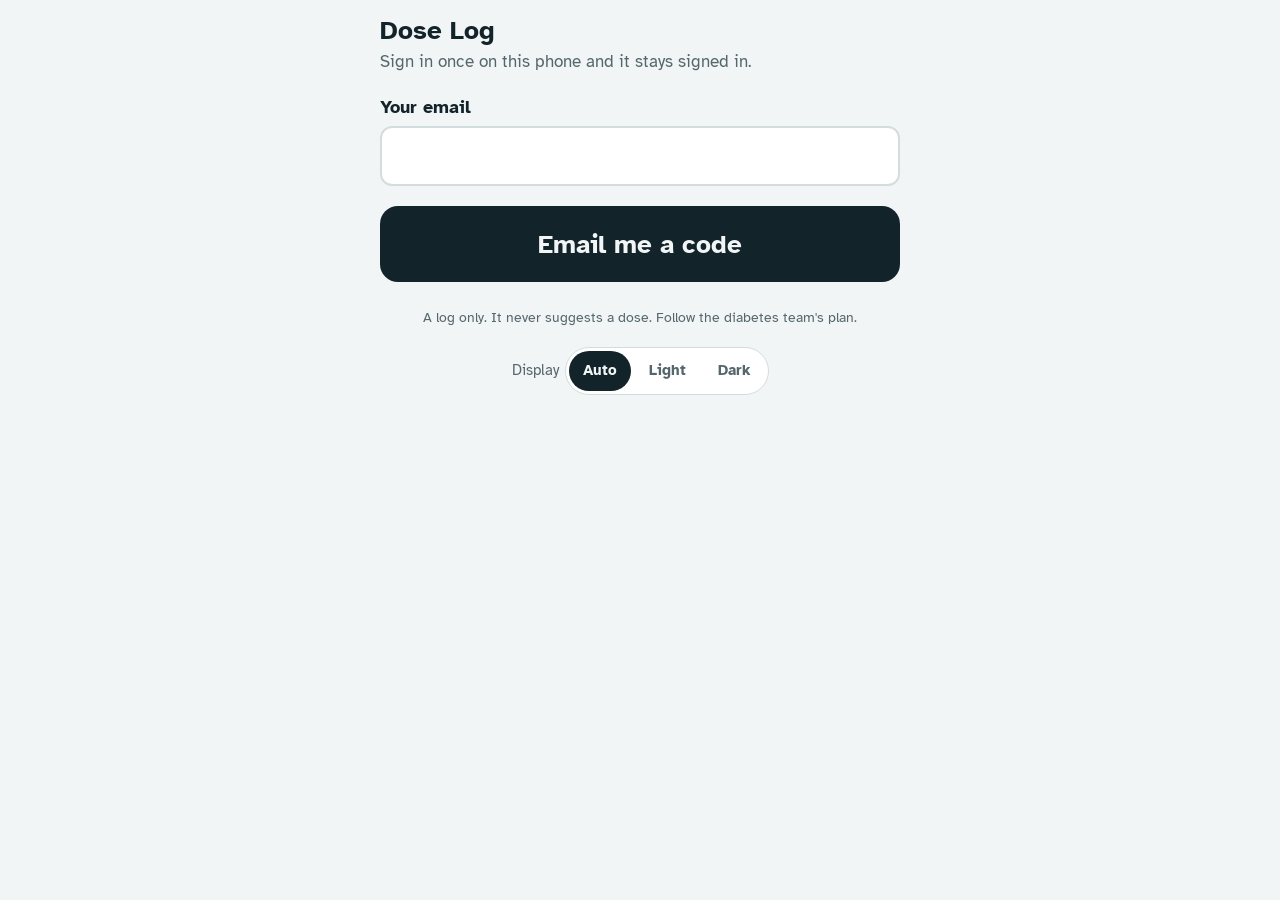
<file: index.html>
<!doctype html>
<html lang="en-GB">
<head>
<meta charset="utf-8">
<meta name="viewport" content="width=device-width, initial-scale=1, viewport-fit=cover">
<title>Dose Log</title>
<meta name="description" content="Log insulin, meals and snacks, and share them with your family.">
<meta name="theme-color" content="#0E7471">
<meta name="robots" content="noindex, nofollow">
<link rel="manifest" href="manifest.webmanifest">
<link rel="icon" type="image/png" href="icons/icon-192.png">
<link rel="apple-touch-icon" href="icons/apple-touch-icon.png">
<meta name="apple-mobile-web-app-capable" content="yes">
<meta name="mobile-web-app-capable" content="yes">
<meta name="apple-mobile-web-app-title" content="Dose Log">
<meta name="apple-mobile-web-app-status-bar-style" content="default">
<link rel="preconnect" href="https://fonts.googleapis.com">
<link rel="preconnect" href="https://fonts.gstatic.com" crossorigin>
<link rel="stylesheet" href="https://fonts.googleapis.com/css2?family=Atkinson+Hyperlegible:wght@400;700&display=swap">
<link rel="stylesheet" href="style.css">
<script>
  // Apply this device's Light/Dark choice before anything is drawn (see js/theme.js).
  try { var t = localStorage.getItem("doselog.theme"); if (t === "light" || t === "dark") document.documentElement.dataset.theme = t; } catch (e) {}
</script>
</head>
<body>
<div class="wrap">
  <nav class="tabs" id="tabs" aria-label="Views" hidden>
    <a href="#home" id="tab-home">Home</a>
    <a href="#log" id="tab-log">Log</a>
    <a href="#calendar" id="tab-calendar">Calendar</a>
    <a href="#journal" id="tab-journal">Journal</a>
    <a href="#settings" id="tab-settings" class="tab-icon" aria-label="Settings" title="Settings"><svg viewBox="0 0 24 24" width="20" height="20" fill="none" stroke="currentColor" stroke-width="2" stroke-linecap="round" stroke-linejoin="round" aria-hidden="true"><circle cx="12" cy="12" r="3"/><path d="M19.4 15a1.7 1.7 0 0 0 .3 1.8l.1.1a2 2 0 1 1-2.8 2.8l-.1-.1a1.7 1.7 0 0 0-1.8-.3 1.7 1.7 0 0 0-1 1.5V21a2 2 0 1 1-4 0v-.1a1.7 1.7 0 0 0-1.1-1.5 1.7 1.7 0 0 0-1.8.3l-.1.1a2 2 0 1 1-2.8-2.8l.1-.1a1.7 1.7 0 0 0 .3-1.8 1.7 1.7 0 0 0-1.5-1H3a2 2 0 1 1 0-4h.1a1.7 1.7 0 0 0 1.5-1.1 1.7 1.7 0 0 0-.3-1.8l-.1-.1a2 2 0 1 1 2.8-2.8l.1.1a1.7 1.7 0 0 0 1.8.3H9a1.7 1.7 0 0 0 1-1.5V3a2 2 0 1 1 4 0v.1a1.7 1.7 0 0 0 1 1.5 1.7 1.7 0 0 0 1.8-.3l.1-.1a2 2 0 1 1 2.8 2.8l-.1.1a1.7 1.7 0 0 0-.3 1.8V9a1.7 1.7 0 0 0 1.5 1H21a2 2 0 1 1 0 4h-.1a1.7 1.7 0 0 0-1.5 1z"/></svg></a>
  </nav>
  <div id="banner" class="banner" role="status" hidden></div>
  <main id="view"><p class="hint">Loading…</p></main>
  <p class="note">A log only. It never suggests a dose. Follow the diabetes team's plan.</p>
  <div class="appearance" role="group" aria-label="Display">
    <span>Display</span>
    <div class="seg">
      <button type="button" data-theme-set="auto">Auto</button>
      <button type="button" data-theme-set="light">Light</button>
      <button type="button" data-theme-set="dark">Dark</button>
    </div>
  </div>
</div>
<!-- @supabase/supabase-js 2.45.4, copied from the npm package (dist/umd) so no outside server can change it. -->
<script src="js/vendor/supabase.js"></script>
<script src="config.js"></script>
<script type="module" src="js/main.js"></script>
</body>
</html>
</file>
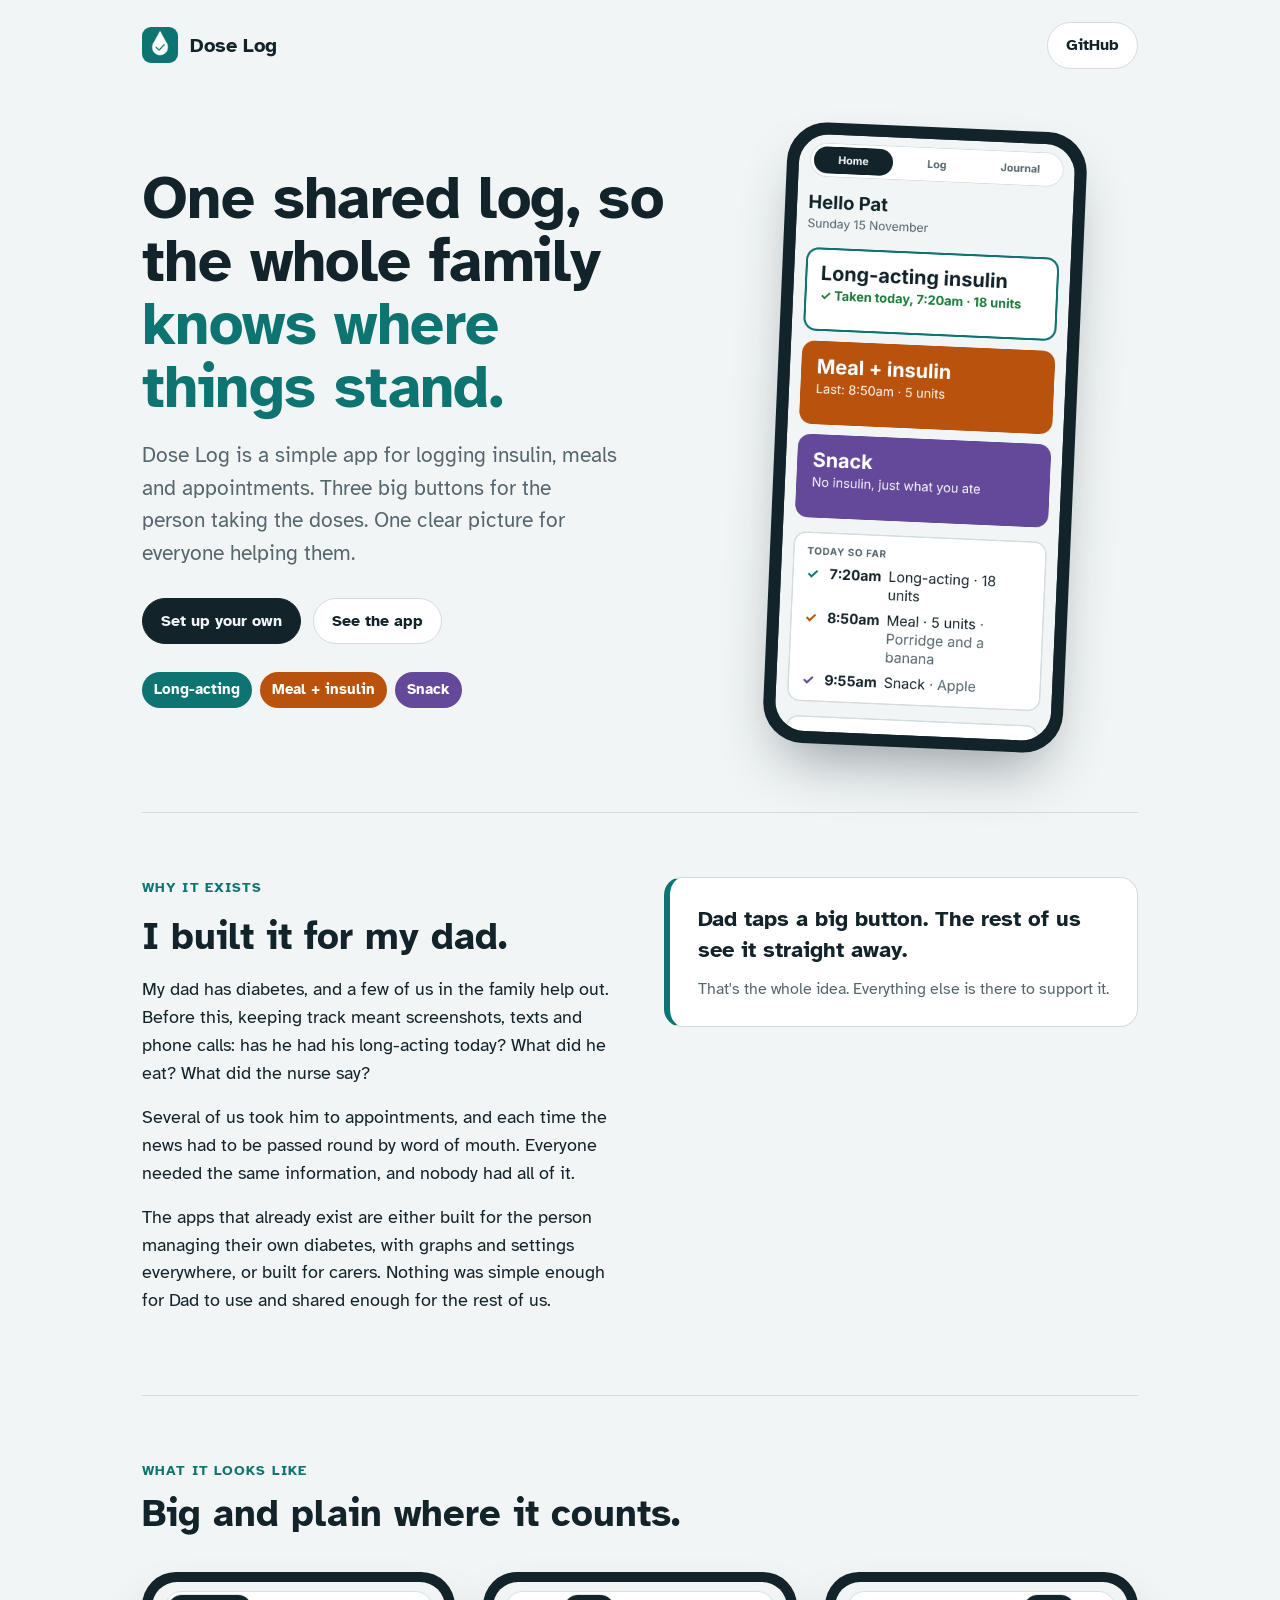
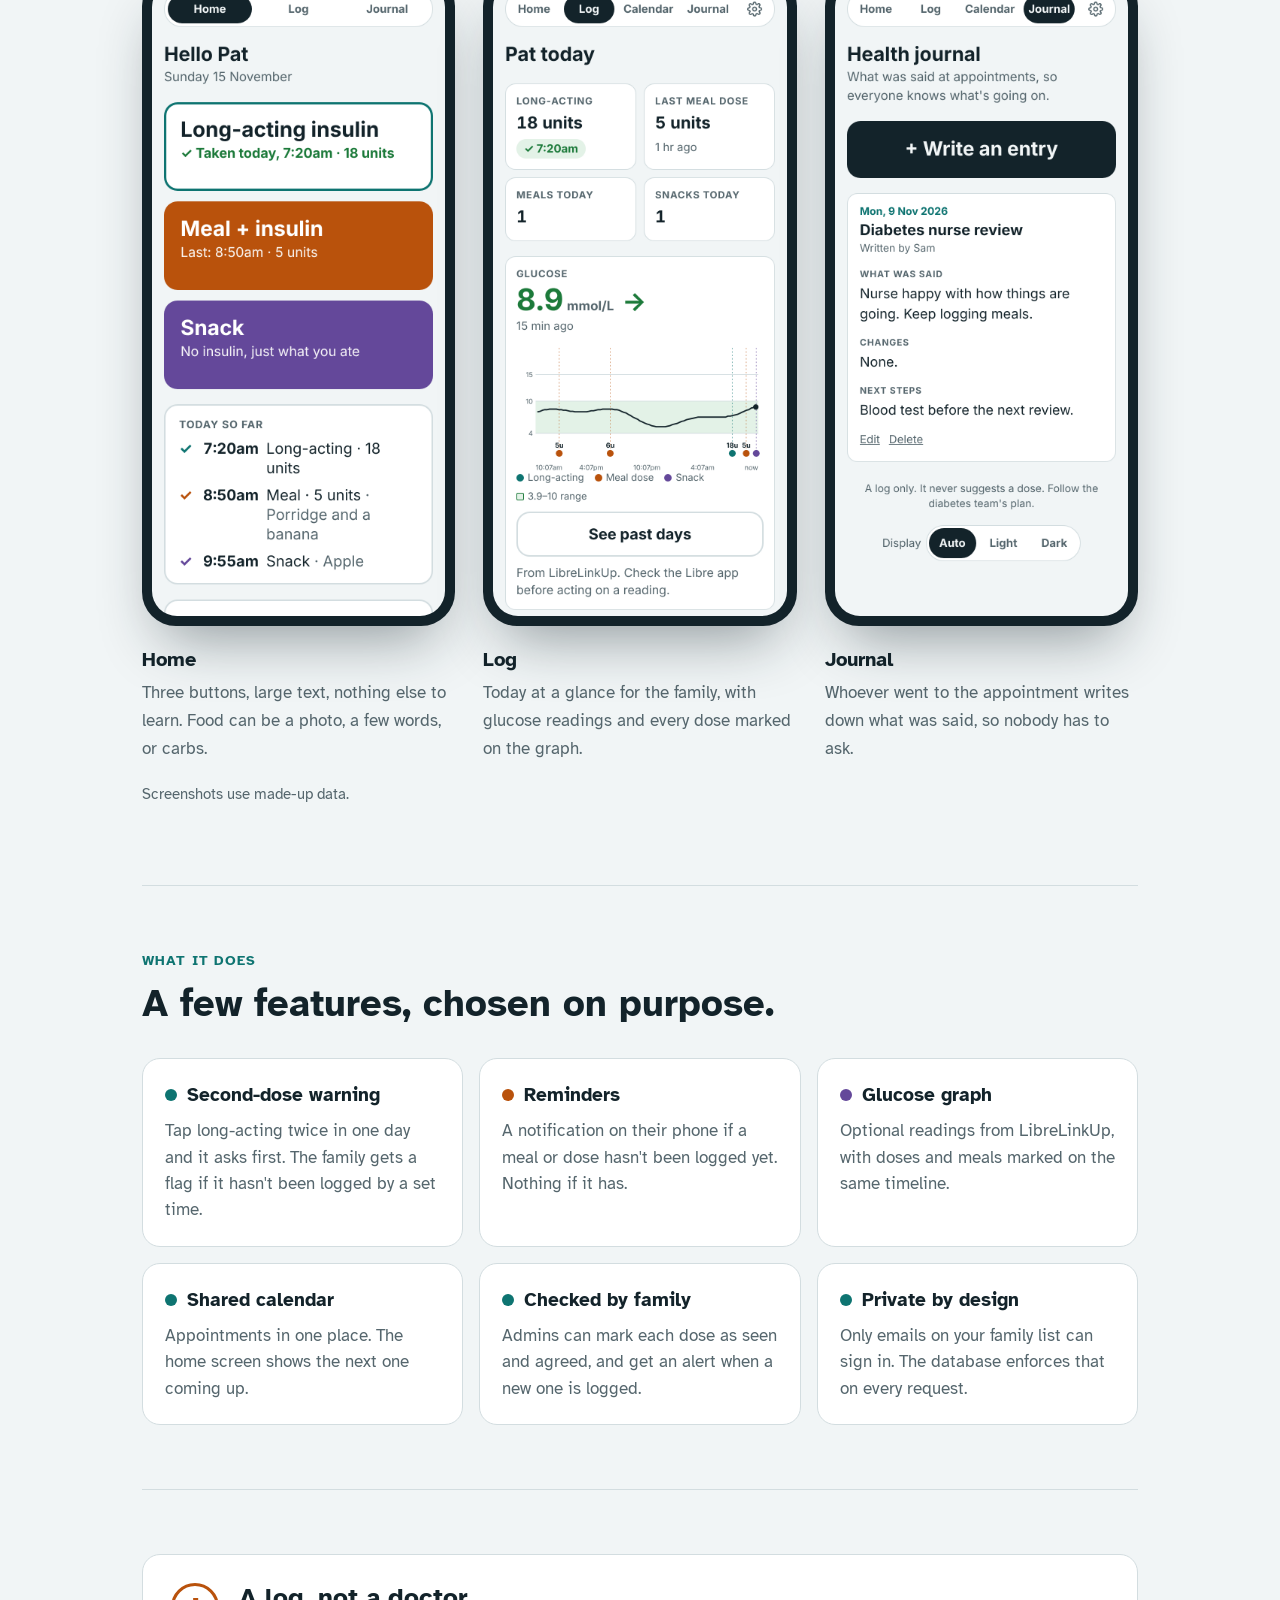
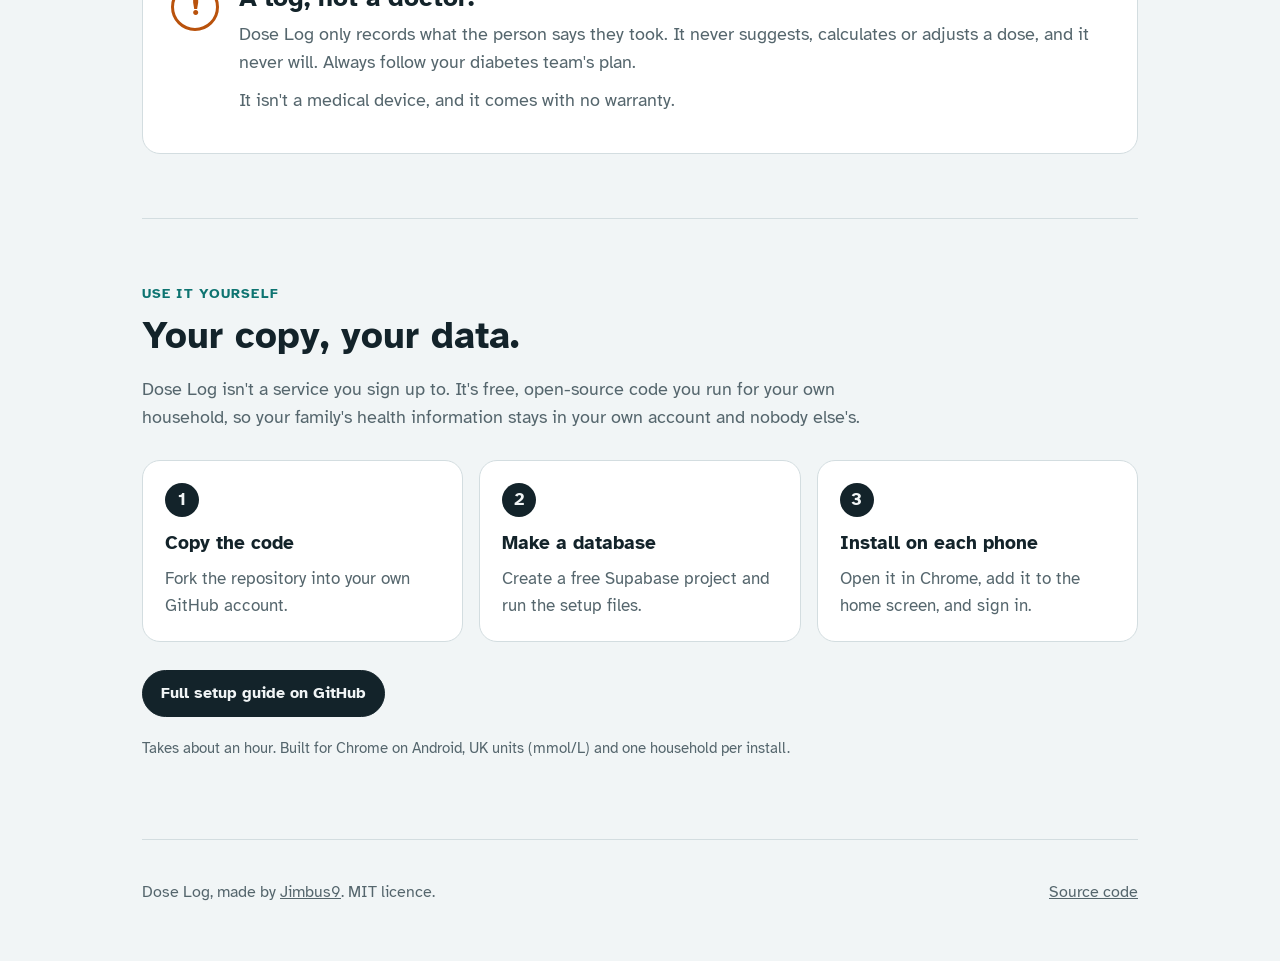
<file: about/index.html>
<!doctype html>
<html lang="en-GB">
<head>
<meta charset="utf-8">
<meta name="viewport" content="width=device-width, initial-scale=1">
<title>Dose Log: a shared insulin log for families</title>
<meta name="description" content="Dose Log is a simple, self-hosted app for logging insulin, meals and appointments, so a family helping someone with diabetes all sees the same picture.">
<meta property="og:title" content="Dose Log">
<meta property="og:description" content="A shared insulin log for families helping someone with diabetes. Three big buttons for them, one clear picture for everyone else.">
<meta property="og:image" content="../docs/screenshots/home.png">
<meta name="theme-color" content="#0E7471">
<link rel="icon" type="image/png" href="../icons/icon-192.png">
<link rel="preconnect" href="https://fonts.googleapis.com">
<link rel="preconnect" href="https://fonts.gstatic.com" crossorigin>
<link rel="stylesheet" href="https://fonts.googleapis.com/css2?family=Atkinson+Hyperlegible:wght@400;700&display=swap">
<style>
:root{
  --bg:#F1F5F6; --surface:#FFFFFF; --ink:#13232A; --muted:#55666D; --line:#D3DDE0;
  --long:#0E7471; --meal:#B9520C; --snack:#64489A; --ok:#1C7A3A;
  --font:"Atkinson Hyperlegible", Verdana, "Segoe UI", system-ui, sans-serif;
  --r:18px;
}
@media (prefers-color-scheme: dark){:root{
  --bg:#0D1518; --surface:#162228; --ink:#E7EFF1; --muted:#9BAEB5; --line:#2A3B42;
  --long:#4CC0BB; --meal:#F0995A; --snack:#B49CE2; --ok:#62C784; color-scheme:dark}}
*{box-sizing:border-box}
body{margin:0;background:var(--bg);color:var(--ink);font-family:var(--font);font-size:18px;line-height:1.55}
a{color:inherit}
.wrap{max-width:1040px;margin:0 auto;padding:0 22px}
header.top{display:flex;align-items:center;justify-content:space-between;padding:22px 0}
.brand{display:flex;align-items:center;gap:12px;font-weight:700;font-size:20px;text-decoration:none}
.brand img{width:36px;height:36px;border-radius:9px}
.pill{display:inline-block;padding:10px 18px;border-radius:999px;border:1px solid var(--line);background:var(--surface);
  text-decoration:none;font-weight:700;font-size:16px}
.pill.dark{background:var(--ink);color:var(--bg);border-color:var(--ink)}

.hero{display:grid;grid-template-columns:1.1fr .9fr;gap:48px;align-items:center;padding:36px 0 64px}
.hero h1{font-size:clamp(38px,5.4vw,60px);line-height:1.05;margin:0 0 20px;letter-spacing:-.01em;text-wrap:balance}
.hero h1 em{font-style:normal;color:var(--long)}
.lede{font-size:21px;color:var(--muted);margin:0 0 28px;max-width:34ch}
.ctas{display:flex;gap:12px;flex-wrap:wrap}
.chips{display:flex;gap:8px;margin-top:28px;flex-wrap:wrap}
.chip{font-size:15px;font-weight:700;padding:6px 12px;border-radius:999px;color:#fff}
.chip.l{background:var(--long)} .chip.m{background:var(--meal)} .chip.s{background:var(--snack)}
@media (prefers-color-scheme: dark){.chip{color:#0D1518}}

.phone{position:relative;justify-self:center;width:min(300px,78vw);border-radius:40px;padding:12px;background:var(--ink);
  box-shadow:0 30px 60px -20px rgba(19,35,42,.45)}
.phone img{display:block;width:100%;border-radius:30px}
.phone.tilt{transform:rotate(2.5deg)}

section{padding:64px 0;border-top:1px solid var(--line)}
.kicker{font-size:14px;font-weight:700;letter-spacing:.08em;text-transform:uppercase;color:var(--long);margin:0 0 10px}
h2{font-size:clamp(28px,3.6vw,38px);line-height:1.15;margin:0 0 18px;text-wrap:balance}
.story{display:grid;grid-template-columns:1fr 1fr;gap:48px}
.story p{margin:0 0 16px}
.quote{background:var(--surface);border:1px solid var(--line);border-left:6px solid var(--long);border-radius:var(--r);padding:26px 28px;
  font-size:22px;line-height:1.4;font-weight:700;align-self:start}
.quote small{display:block;margin-top:12px;font-size:16px;font-weight:400;color:var(--muted)}

.screens{display:grid;grid-template-columns:repeat(3,1fr);gap:28px;margin-top:36px}
.screens figure{margin:0}
.screens .phone{width:100%;border-radius:34px;padding:10px}
.screens .phone img{border-radius:25px}
.screens figcaption{margin-top:18px}
.screens figcaption b{display:block;font-size:20px;margin-bottom:4px}
.screens figcaption span{color:var(--muted);font-size:17px}
.note{color:var(--muted);font-size:15px;margin-top:20px}

.features{display:grid;grid-template-columns:repeat(3,1fr);gap:16px;margin-top:32px}
.card{background:var(--surface);border:1px solid var(--line);border-radius:var(--r);padding:22px}
.card h3{margin:0 0 8px;font-size:19px;display:flex;align-items:center;gap:10px}
.card h3 i{width:12px;height:12px;border-radius:50%;background:var(--c,var(--long));flex:none}
.card p{margin:0;color:var(--muted);font-size:17px}

.not{background:var(--surface);border:1px solid var(--line);border-radius:var(--r);padding:28px;display:grid;grid-template-columns:auto 1fr;gap:20px;align-items:start}
.not .mark{width:48px;height:48px;border-radius:50%;border:3px solid var(--meal);color:var(--meal);display:grid;place-items:center;font-weight:700;font-size:26px}
.not h2{font-size:26px;margin-bottom:8px}
.not p{margin:0 0 10px;color:var(--muted)}

.how{display:grid;grid-template-columns:repeat(3,1fr);gap:16px;margin-top:28px;counter-reset:n}
.how .card{counter-increment:n}
.how .card::before{content:counter(n);display:inline-grid;place-items:center;width:34px;height:34px;border-radius:50%;
  background:var(--ink);color:var(--bg);font-weight:700;margin-bottom:12px}

footer{padding:40px 0 56px;border-top:1px solid var(--line);color:var(--muted);font-size:16px;display:flex;justify-content:space-between;gap:16px;flex-wrap:wrap}

@media (max-width:820px){
  .hero,.story{grid-template-columns:1fr;gap:36px}
  .hero{padding-top:12px}
  .screens,.features,.how{grid-template-columns:1fr}
  .screens .phone{width:min(300px,80vw);margin:0 auto}
  .screens figcaption{text-align:center}
}
</style>
</head>
<body>
<div class="wrap">

<header class="top">
  <a class="brand" href="./"><img src="../icons/icon-192.png" alt="">Dose Log</a>
  <a class="pill" href="https://github.com/Jimbus9/dose-log">GitHub</a>
</header>

<div class="hero">
  <div>
    <h1>One shared log, so the whole family <em>knows where things stand.</em></h1>
    <p class="lede">Dose Log is a simple app for logging insulin, meals and appointments. Three big buttons for the person taking the doses. One clear picture for everyone helping them.</p>
    <div class="ctas">
      <a class="pill dark" href="https://github.com/Jimbus9/dose-log#set-up-your-own">Set up your own</a>
      <a class="pill" href="#screens">See the app</a>
    </div>
    <div class="chips"><span class="chip l">Long-acting</span><span class="chip m">Meal + insulin</span><span class="chip s">Snack</span></div>
  </div>
  <div class="phone tilt"><img src="../docs/screenshots/home.png" alt="Home screen: big buttons for long-acting insulin, meal plus insulin, and snack, with today's entries below"></div>
</div>

<section>
  <div class="story">
    <div>
      <p class="kicker">Why it exists</p>
      <h2>I built it for my dad.</h2>
      <p>My dad has diabetes, and a few of us in the family help out. Before this, keeping track meant screenshots, texts and phone calls: has he had his long-acting today? What did he eat? What did the nurse say?</p>
      <p>Several of us took him to appointments, and each time the news had to be passed round by word of mouth. Everyone needed the same information, and nobody had all of it.</p>
      <p>The apps that already exist are either built for the person managing their own diabetes, with graphs and settings everywhere, or built for carers. Nothing was simple enough for Dad to use and shared enough for the rest of us.</p>
    </div>
    <div class="quote">
      Dad taps a big button. The rest of us see it straight away.
      <small>That's the whole idea. Everything else is there to support it.</small>
    </div>
  </div>
</section>

<section id="screens">
  <p class="kicker">What it looks like</p>
  <h2>Big and plain where it counts.</h2>
  <div class="screens">
    <figure>
      <div class="phone"><img src="../docs/screenshots/home.png" alt="Home screen with three large buttons"></div>
      <figcaption><b>Home</b><span>Three buttons, large text, nothing else to learn. Food can be a photo, a few words, or carbs.</span></figcaption>
    </figure>
    <figure>
      <div class="phone"><img src="../docs/screenshots/log.png" alt="Log screen with today's doses and a glucose graph"></div>
      <figcaption><b>Log</b><span>Today at a glance for the family, with glucose readings and every dose marked on the graph.</span></figcaption>
    </figure>
    <figure>
      <div class="phone"><img src="../docs/screenshots/journal.png" alt="Journal screen with an appointment write-up"></div>
      <figcaption><b>Journal</b><span>Whoever went to the appointment writes down what was said, so nobody has to ask.</span></figcaption>
    </figure>
  </div>
  <p class="note">Screenshots use made-up data.</p>
</section>

<section>
  <p class="kicker">What it does</p>
  <h2>A few features, chosen on purpose.</h2>
  <div class="features">
    <div class="card" style="--c:var(--long)"><h3><i></i>Second-dose warning</h3><p>Tap long-acting twice in one day and it asks first. The family gets a flag if it hasn't been logged by a set time.</p></div>
    <div class="card" style="--c:var(--meal)"><h3><i></i>Reminders</h3><p>A notification on their phone if a meal or dose hasn't been logged yet. Nothing if it has.</p></div>
    <div class="card" style="--c:var(--snack)"><h3><i></i>Glucose graph</h3><p>Optional readings from LibreLinkUp, with doses and meals marked on the same timeline.</p></div>
    <div class="card"><h3><i></i>Shared calendar</h3><p>Appointments in one place. The home screen shows the next one coming up.</p></div>
    <div class="card"><h3><i></i>Checked by family</h3><p>Admins can mark each dose as seen and agreed, and get an alert when a new one is logged.</p></div>
    <div class="card"><h3><i></i>Private by design</h3><p>Only emails on your family list can sign in. The database enforces that on every request.</p></div>
  </div>
</section>

<section>
  <div class="not">
    <div class="mark" aria-hidden="true">!</div>
    <div>
      <h2>A log, not a doctor.</h2>
      <p>Dose Log only records what the person says they took. It never suggests, calculates or adjusts a dose, and it never will. Always follow your diabetes team's plan.</p>
      <p>It isn't a medical device, and it comes with no warranty.</p>
    </div>
  </div>
</section>

<section>
  <p class="kicker">Use it yourself</p>
  <h2>Your copy, your data.</h2>
  <p style="color:var(--muted);max-width:60ch;margin:0">Dose Log isn't a service you sign up to. It's free, open-source code you run for your own household, so your family's health information stays in your own account and nobody else's.</p>
  <div class="how">
    <div class="card"><h3>Copy the code</h3><p>Fork the repository into your own GitHub account.</p></div>
    <div class="card"><h3>Make a database</h3><p>Create a free Supabase project and run the setup files.</p></div>
    <div class="card"><h3>Install on each phone</h3><p>Open it in Chrome, add it to the home screen, and sign in.</p></div>
  </div>
  <p style="margin-top:28px"><a class="pill dark" href="https://github.com/Jimbus9/dose-log#set-up-your-own">Full setup guide on GitHub</a></p>
  <p class="note">Takes about an hour. Built for Chrome on Android, UK units (mmol/L) and one household per install.</p>
</section>

<footer>
  <span>Dose Log, made by <a href="https://github.com/Jimbus9">Jimbus9</a>. MIT licence.</span>
  <span><a href="https://github.com/Jimbus9/dose-log">Source code</a></span>
</footer>

</div>
</body>
</html>
</file>
<file: style.css>
/* Dose Log. One narrow phone-first column.
   Home view: three giant buttons. Family view: status, then timeline. */
:root{
  --bg:#F1F5F6; --surface:#FFFFFF; --ink:#13232A; --muted:#55666D; --line:#D3DDE0;
  --long:#0E7471; --meal:#B9520C; --snack:#64489A; --on:#FFFFFF;
  --ok:#1C7A3A; --ok-soft:#E3F2E7; --warn:#B3261E; --warn-soft:#FBE6E4;
  --font:"Atkinson Hyperlegible", Verdana, "Segoe UI", system-ui, sans-serif;
  --r:18px;
  color-scheme:light;
}
/* Dark follows the phone unless this device picked Light or Dark (see js/theme.js). */
@media (prefers-color-scheme: dark){:root:not([data-theme="light"]){
  --bg:#0D1518; --surface:#162228; --ink:#E7EFF1; --muted:#9BAEB5; --line:#2A3B42;
  --long:#4CC0BB; --meal:#F0995A; --snack:#B49CE2; --on:#0D1518;
  --ok:#62C784; --ok-soft:#173226; --warn:#F2867E; --warn-soft:#3A1E1C; color-scheme:dark}}
:root[data-theme="dark"]{
  --bg:#0D1518; --surface:#162228; --ink:#E7EFF1; --muted:#9BAEB5; --line:#2A3B42;
  --long:#4CC0BB; --meal:#F0995A; --snack:#B49CE2; --on:#0D1518;
  --ok:#62C784; --ok-soft:#173226; --warn:#F2867E; --warn-soft:#3A1E1C; color-scheme:dark}

*{box-sizing:border-box}
html{-webkit-text-size-adjust:100%}
body{margin:0;background:var(--bg);color:var(--ink);font-family:var(--font);font-size:18px;line-height:1.45;
  padding-top:max(12px,env(safe-area-inset-top,0px));padding-bottom:max(40px,env(safe-area-inset-bottom,0px));
  padding-left:max(16px,env(safe-area-inset-left,0px));padding-right:max(16px,env(safe-area-inset-right,0px))}
[hidden]{display:none!important}
img{max-width:100%}
.wrap{max-width:520px;margin:0 auto;display:flex;flex-direction:column;gap:18px}
button,input,select{font:inherit;color:inherit}
button{cursor:pointer;-webkit-tap-highlight-color:transparent}
button:disabled{opacity:.6;cursor:default}
:focus-visible{outline:3px solid var(--ink);outline-offset:3px}

.tabs{display:flex;gap:6px;background:var(--surface);border:1px solid var(--line);border-radius:999px;padding:4px}
.tabs a{flex:1;text-align:center;padding:8px 6px;border-radius:999px;color:var(--muted);text-decoration:none;font-size:16px;font-weight:700}
.tabs a[aria-current="page"]{background:var(--ink);color:var(--bg)}

h1{font-size:26px;margin:0;text-wrap:balance}
h2{text-wrap:balance}
.date{color:var(--muted);font-size:17px;margin:0}
.screen{display:flex;flex-direction:column;gap:20px}
.stack{display:flex;flex-direction:column;gap:14px}

.big{display:flex;flex-direction:column;align-items:flex-start;gap:4px;width:100%;min-height:118px;padding:20px 22px;border:0;border-radius:var(--r);
  background:var(--c);color:var(--on);text-align:left}
.big strong{font-size:28px;line-height:1.15}
.big span{font-size:18px;opacity:.95}
.big.done{background:var(--surface);color:var(--ink);box-shadow:inset 0 0 0 3px var(--c)}
.big.done span{color:var(--ok);font-weight:700;opacity:1}
.big:active{transform:scale(.985)}

.back{align-self:flex-start;background:none;border:0;color:var(--muted);font-size:18px;padding:6px 0;text-decoration:underline}
.q{font-size:28px;font-weight:700;margin:0;text-wrap:balance}
.stepper{display:grid;grid-template-columns:96px 1fr 96px;align-items:center;gap:10px}
.stepper button{height:96px;border-radius:var(--r);border:2px solid var(--line);background:var(--surface);font-size:44px;font-weight:700}
.units{text-align:center;font-variant-numeric:tabular-nums}
.units b{display:block;font-size:76px;line-height:1}
.units small{font-size:18px;color:var(--muted)}
.primary{width:100%;min-height:76px;border:0;border-radius:var(--r);background:var(--c,var(--ink));color:var(--on);font-size:26px;font-weight:700}
.primary.dark{--c:var(--ink);color:var(--bg)}
.secondary{width:100%;min-height:60px;border-radius:var(--r);border:2px solid var(--line);background:var(--surface);font-size:20px;font-weight:700}

.field{display:flex;flex-direction:column;gap:6px}
.field label{font-weight:700}
.input{min-height:60px;padding:10px 14px;border-radius:12px;border:2px solid var(--line);background:var(--surface);font-size:22px;width:100%}
.input.code{font-size:34px;letter-spacing:.25em;text-align:center;font-variant-numeric:tabular-nums}
.photo-btn{display:flex;align-items:center;justify-content:center;gap:10px;min-height:96px;border:2px dashed var(--line);border-radius:var(--r);background:var(--surface);font-size:22px;font-weight:700;cursor:pointer}
.photo-prev{width:100%;max-height:260px;object-fit:cover;border-radius:var(--r)}
.hint{color:var(--muted);font-size:16px;margin:0}
.err{color:var(--warn);font-weight:700;margin:0}

.tick{display:flex;flex-direction:column;align-items:center;gap:14px;text-align:center;padding-top:20px}
.tick .circle{width:140px;height:140px;border-radius:50%;background:var(--ok);display:grid;place-items:center}
.tick .circle svg{width:80px;height:80px}
.tick h2{font-size:32px;margin:0}
.tick p{margin:0;font-size:20px}

.alert{background:var(--warn-soft);border:2px solid var(--warn);border-radius:var(--r);padding:18px;display:flex;flex-direction:column;gap:12px}
.alert h2{margin:0;color:var(--warn);font-size:26px}
.alert p{margin:0}

.status{display:grid;grid-template-columns:1fr 1fr;gap:10px}
.stat{background:var(--surface);border:1px solid var(--line);border-radius:14px;padding:14px;display:flex;flex-direction:column;gap:4px;min-width:0}
.stat .lab{font-size:13px;text-transform:uppercase;letter-spacing:.06em;color:var(--muted);font-weight:700}
.stat .val{font-size:22px;font-weight:700;font-variant-numeric:tabular-nums}
.stat .sub{font-size:15px;color:var(--muted)}
.pill{display:inline-block;align-self:flex-start;padding:2px 10px;border-radius:999px;font-size:15px;font-weight:700;background:var(--bg);color:var(--muted)}
.pill.ok{background:var(--ok-soft);color:var(--ok)}
.pill.bad{background:var(--warn-soft);color:var(--warn)}
.flag{grid-column:1/-1;background:var(--warn-soft);color:var(--warn);border-radius:14px;padding:12px 14px;font-weight:700}

.day h3{font-size:14px;text-transform:uppercase;letter-spacing:.07em;color:var(--muted);margin:6px 0 8px}
.entries{display:flex;flex-direction:column;background:var(--surface);border:1px solid var(--line);border-radius:14px;overflow:hidden}
.entry{display:grid;grid-template-columns:64px 1fr;gap:12px;padding:12px 14px;border-top:1px solid var(--line);border-left:6px solid var(--c)}
.entry:first-child{border-top:0}
.entry time{font-variant-numeric:tabular-nums;font-weight:700;font-size:16px}
.entry .body{min-width:0;display:flex;flex-direction:column;gap:4px}
.entry .kind{font-weight:700}
.entry .kind em{font-style:normal;color:var(--c)}
.entry .food,.entry .by{color:var(--muted);font-size:16px;overflow-wrap:anywhere}
.entry .by{font-size:14px}
.entry img{width:100%;max-width:240px;border-radius:10px;background:var(--bg);min-height:60px}
.entry .acts{display:flex;flex-wrap:wrap;gap:12px;align-items:center}
.link{background:none;border:0;padding:4px 0;color:var(--muted);font-size:15px;text-decoration:underline}
.link.danger{color:var(--warn)}
.inline-edit{display:flex;gap:8px;align-items:center;flex-wrap:wrap}
.inline-edit input{width:90px;min-height:40px;padding:4px 8px;border-radius:8px;border:2px solid var(--line);background:var(--bg);font-size:17px}
.inline-edit button.save{min-height:40px;padding:0 12px;border-radius:8px;border:0;background:var(--ink);color:var(--bg);font-weight:700;font-size:15px}
.empty{background:var(--surface);border:1px dashed var(--line);border-radius:14px;padding:20px;color:var(--muted)}
.note{font-size:14px;color:var(--muted);text-align:center;margin:8px 0 0}
.banner{background:var(--warn-soft);color:var(--warn);border-radius:14px;padding:12px 14px;font-size:16px;font-weight:700}
.section{display:flex;flex-direction:column;gap:12px;padding-top:8px;border-top:1px solid var(--line)}
.section h2{font-size:20px;margin:0}
.people{display:flex;flex-direction:column;gap:8px;margin:0;padding:0;list-style:none}
.people li{display:flex;justify-content:space-between;gap:10px;align-items:center;background:var(--surface);border:1px solid var(--line);border-radius:12px;padding:10px 12px;min-width:0}
.people .who{min-width:0;overflow-wrap:anywhere;font-size:16px}
.people .who b{display:block}
.row2{display:grid;grid-template-columns:1fr 1fr;gap:10px}
select.input{appearance:auto}
.muted{color:var(--muted)}
.appt-next,.appt-card{display:flex;flex-direction:column;gap:4px;background:var(--surface);border:2px solid var(--line);border-radius:var(--r);padding:18px 20px;font-size:20px}
.appt-next .lab{font-size:14px;text-transform:uppercase;letter-spacing:.06em;color:var(--muted);font-weight:700}
.appt-next strong,.appt-card strong{font-size:24px;line-height:1.2}
.appt-next .secondary{margin-top:10px}
.appt-card .when{font-weight:700;color:var(--long)}
.cal{background:var(--surface);border:1px solid var(--line);border-radius:14px;padding:12px}
.cal-head{display:flex;align-items:center;justify-content:space-between;gap:8px;margin-bottom:8px}
.cal-head strong{font-size:19px}
.cal-nav{width:44px;height:44px;border-radius:10px;border:1px solid var(--line);background:var(--bg);font-size:24px;line-height:1}
.cal-grid{display:grid;grid-template-columns:repeat(7,minmax(0,1fr));gap:4px}
.cal-dow{text-align:center;font-size:13px;font-weight:700;color:var(--muted);padding:4px 0}
.cal-day{position:relative;aspect-ratio:1/1;max-width:100%;border:0;border-radius:10px;background:transparent;font-size:17px;font-variant-numeric:tabular-nums;display:flex;flex-direction:column;align-items:center;justify-content:center;gap:2px;padding:0}
.cal-day.is-today{box-shadow:inset 0 0 0 2px var(--long)}
.cal-day.is-sel{background:var(--ink);color:var(--bg)}
.cal-day .dot{width:7px;height:7px;border-radius:50%;background:var(--meal)}
.cal-day.is-sel .dot{background:var(--bg)}
.appt-form{background:var(--surface);border:1px solid var(--line);border-radius:14px;padding:16px}
.appt-form h2{margin:0;font-size:20px}
.tabs a{font-size:15px}
.glu{display:flex;flex-direction:column;gap:10px;background:var(--surface);border:1px solid var(--line);border-radius:14px;padding:14px}
.glu-now{display:flex;flex-direction:column;gap:2px}
.glu-now .lab{font-size:13px;text-transform:uppercase;letter-spacing:.06em;color:var(--muted);font-weight:700}
.glu-val{font-size:40px;font-weight:700;line-height:1.1;font-variant-numeric:tabular-nums}
.glu-val small{font-size:17px;font-weight:700;color:var(--muted)}
.glu-val .arrow{font-size:34px}
.glu-now .sub{font-size:15px;color:var(--muted)}
.glu-low .glu-val,.glu-low .sub{color:var(--warn)}
.glu-high .glu-val{color:var(--meal)}
.glu-in .glu-val{color:var(--ok)}
.glu-stale .glu-val{color:var(--muted)}
.glu-err{margin:0;color:var(--warn);font-weight:700;font-size:15px}
.glu-chart{overflow-x:auto}
.glu-chart svg{display:block;width:100%;height:auto;min-width:300px}
.g-band{fill:var(--ok-soft)}
.g-grid{stroke:var(--line);stroke-width:1}
.g-axis{fill:var(--muted);font-size:10px;font-family:var(--font)}
.g-dose{fill:var(--ink);font-size:10px;font-weight:700;font-family:var(--font)}
.g-mark{stroke-width:1;stroke-dasharray:2 3;opacity:.6}
.g-line{fill:none;stroke:var(--ink);stroke-width:2;stroke-linejoin:round;stroke-linecap:round}
.g-end{fill:var(--ink)}
.g-key{display:flex;flex-wrap:wrap;gap:6px 14px;font-size:13px;color:var(--muted)}
.g-key i{display:inline-block;width:10px;height:10px;border-radius:50%;margin-right:5px;vertical-align:-1px}
.g-key i.band{border-radius:2px;background:var(--ok-soft);border:1px solid var(--ok)}
.tabs a.tab-icon{flex:0 0 44px;display:grid;place-items:center;padding:6px 0}
textarea.input{font-size:18px;line-height:1.4;resize:vertical;min-height:96px}
.link.strong{color:var(--ink);font-weight:700}
.note-card{background:var(--surface);border:1px solid var(--line);border-radius:14px;padding:14px 16px;display:flex;flex-direction:column;gap:10px;min-width:0}
.note-card.is-focus{border-color:var(--ink);box-shadow:0 0 0 2px var(--ink)}
.note-card header{display:flex;flex-direction:column;gap:2px}
.note-card .when{font-size:14px;font-weight:700;color:var(--long)}
.note-card strong{font-size:20px;line-height:1.25}
.note-card .by{font-size:14px;color:var(--muted)}
.note-sec .lab{font-size:12px;text-transform:uppercase;letter-spacing:.07em;color:var(--muted);font-weight:700}
.note-sec p{margin:2px 0 0;white-space:pre-wrap;overflow-wrap:anywhere}
.note-card .acts{display:flex;flex-wrap:wrap;gap:12px;align-items:center}
.rem-on{margin:0;text-align:center;color:var(--ok);font-weight:700;font-size:16px}
.check{display:flex;align-items:center;gap:10px;font-weight:700;font-size:18px}
.check input{width:24px;height:24px}
.member-acts{display:flex;align-items:center;gap:10px;flex-shrink:0}
.role-sel{min-height:40px;max-width:150px;padding:4px 6px;border-radius:8px;border:2px solid var(--line);background:var(--bg);font-size:15px}
.people li{flex-wrap:wrap}
.ack{font-size:15px;color:var(--muted);font-weight:700}
.ack.ok{color:var(--ok)}
.ack .link{font-weight:400;margin-left:6px}
.ack-btn{align-self:flex-start;min-height:44px;padding:0 16px;border-radius:10px;border:2px solid var(--ok);background:var(--ok-soft);color:var(--ok);font-weight:700;font-size:16px}
.flag.check-flag{background:var(--ok-soft);color:var(--ok)}
.hist-nav{display:grid;grid-template-columns:44px 1fr 44px;gap:10px;align-items:center}
.hist-day{display:flex;flex-direction:column;align-items:center;gap:6px;min-width:0}
.hist-day strong{font-size:19px;text-align:center}
.hist-date{min-height:44px;font-size:17px;max-width:200px}
.cal-nav:disabled{opacity:.35}
.hist-row{display:grid;grid-template-columns:96px 1fr;grid-template-areas:"day bar" "day num";gap:4px 12px;align-items:center;width:100%;padding:12px 14px;border:0;border-top:1px solid var(--line);background:transparent;text-align:left}
.hist-row:first-child{border-top:0}
.hist-row.is-sel{background:var(--bg)}
.hist-row-day{grid-area:day;font-weight:700;font-size:16px}
.hist-row-num{grid-area:num;font-size:14px;color:var(--muted);font-variant-numeric:tabular-nums}
.hist-bar{grid-area:bar;display:flex;height:10px;border-radius:5px;overflow:hidden;background:var(--line)}
.hist-bar i{display:block;height:100%}
.hist-bar .low{background:var(--warn)}
.hist-bar .in{background:var(--ok)}
.hist-bar .high{background:var(--meal)}
.appearance{display:flex;justify-content:center;align-items:center;gap:6px;flex-wrap:wrap;font-size:15px;color:var(--muted)}
.appearance .seg{display:flex;gap:4px;background:var(--surface);border:1px solid var(--line);border-radius:999px;padding:3px}
.appearance button{min-height:40px;padding:0 14px;border:0;border-radius:999px;background:transparent;color:var(--muted);font-weight:700;font-size:15px}
.appearance button[aria-pressed="true"]{background:var(--ink);color:var(--bg)}
.today-so-far{display:flex;flex-direction:column;gap:8px;background:var(--surface);border:2px solid var(--line);border-radius:var(--r);padding:16px 18px}
.today-so-far .lab{font-size:14px;text-transform:uppercase;letter-spacing:.06em;color:var(--muted);font-weight:700}
.today-so-far ul{list-style:none;margin:0;padding:0;display:flex;flex-direction:column;gap:10px}
.today-so-far li{display:grid;grid-template-columns:22px auto 1fr;gap:10px;align-items:baseline;font-size:20px;line-height:1.3}
.today-so-far .tick-mark{color:var(--c);font-weight:700}
.today-so-far time{font-weight:700;font-variant-numeric:tabular-nums}
.today-so-far .what{min-width:0;overflow-wrap:anywhere}
@media (prefers-reduced-motion: reduce){.big:active{transform:none}}
</file>
